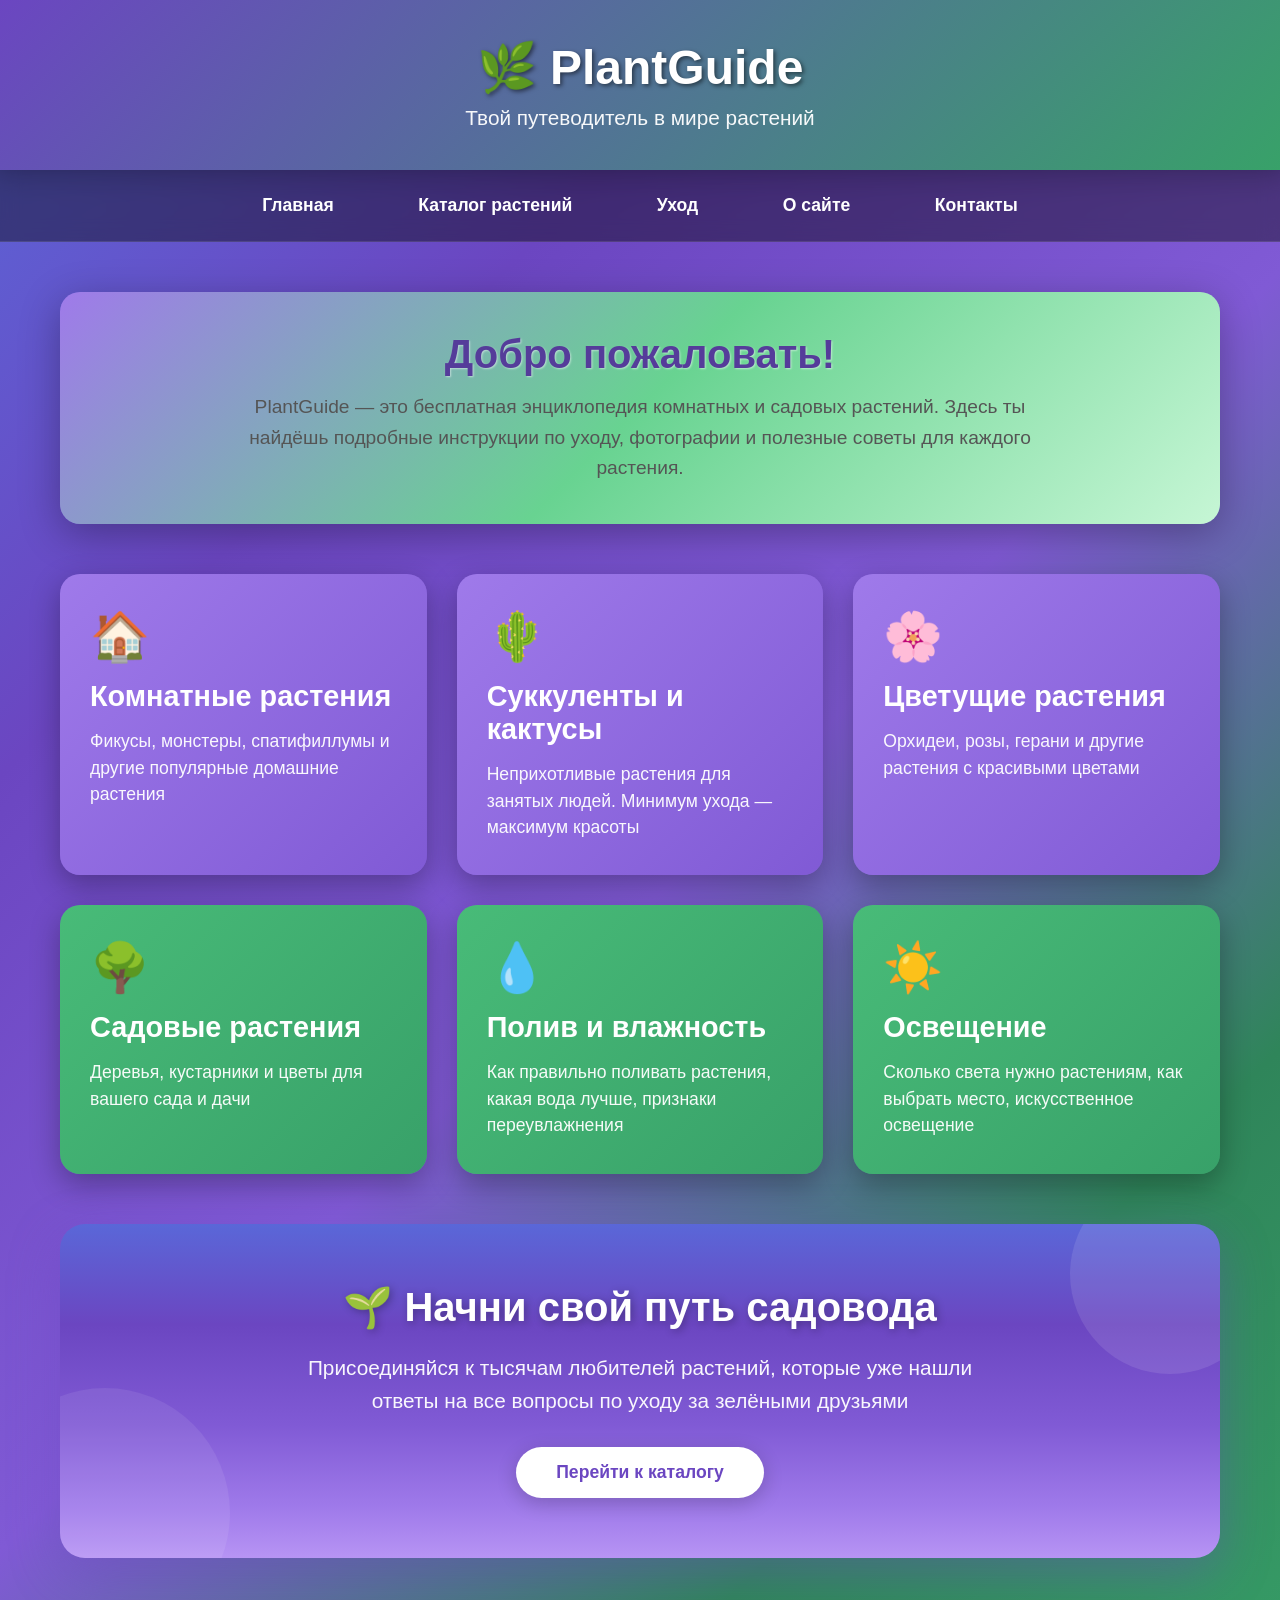
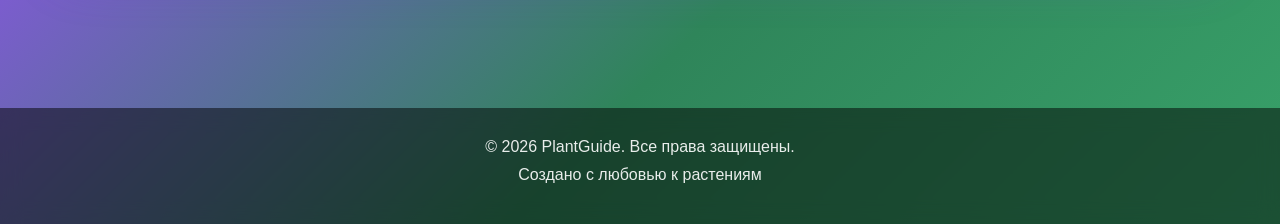
<file: index.html>
<!DOCTYPE html>
<html lang="ru">
<head>
    <link rel="icon" type="image/png" href="image/favicon.png">
    <meta charset="UTF-8">
    <meta name="viewport" content="width=device-width, initial-scale=1.0">
    <title>PlantGuide - Энциклопедия растений</title>
    <style>
        * {
            margin: 0;
            padding: 0;
            box-sizing: border-box;
        }

        body {
            font-family: 'Segoe UI', Tahoma, Geneva, Verdana, sans-serif;
            background: linear-gradient(135deg, #5a67d8 0%, #6b46c1 25%, #805ad5 50%, #2f855a 75%, #38a169 100%);
            min-height: 100vh;
            color: #333;
            position: relative;
            overflow-x: hidden;
        }

        /* Шапка */
        header {
            background: linear-gradient(135deg, #6b46c1 0%, #38a169 100%);
            padding: 40px 20px;
            text-align: center;
            box-shadow: 0 4px 20px rgba(0,0,0,0.3);
            position: relative;
            z-index: 10;
        }

        header h1 {
            color: white;
            font-size: 3em;
            margin-bottom: 10px;
            text-shadow: 2px 2px 4px rgba(0,0,0,0.5);
        }

        header p {
            color: rgba(255, 255, 255, 0.95);
            font-size: 1.3em;
        }

        /* Навигация */
        nav {
            background: rgba(0, 0, 0, 0.4);
            backdrop-filter: blur(10px);
            padding: 15px;
            text-align: center;
            position: sticky;
            top: 0;
            z-index: 100;
            border-bottom: 1px solid rgba(255, 255, 255, 0.1);
        }

        nav a {
            color: white;
            text-decoration: none;
            margin: 0 20px;
            font-weight: 600;
            font-size: 1.1em;
            padding: 10px 20px;
            border-radius: 25px;
            transition: all 0.3s ease;
            display: inline-block;
        }

        nav a:hover {
            background: rgba(255, 255, 255, 0.2);
            transform: translateY(-2px);
        }

        /* Основной контент */
        .container {
            max-width: 1200px;
            margin: 0 auto;
            padding: 50px 20px;
            position: relative;
            z-index: 1;
        }

        /* Приветственный блок */
        .welcome {
            background: linear-gradient(135deg, 
                #9f7aea 0%, 
                #68d391 50%, 
                #c6f6d5 100%);
            padding: 40px 30px;
            border-radius: 20px;
            text-align: center;
            margin-bottom: 50px;
            box-shadow: 0 10px 40px rgba(0,0,0,0.3);
        }

        .welcome h2 {
            color: #553c9a;
            font-size: 2.5em;
            margin-bottom: 15px;
            text-shadow: 1px 1px 2px rgba(255,255,255,0.5);
        }

        .welcome p {
            color: #555;
            font-size: 1.2em;
            line-height: 1.6;
            max-width: 800px;
            margin: 0 auto;
        }

        /* Сетка карточек */
        .cards-grid {
            display: grid;
            grid-template-columns: repeat(auto-fit, minmax(300px, 1fr));
            gap: 30px;
            margin-bottom: 50px;
        }

        /* Карточки */
        .card {
            padding: 35px 30px;
            border-radius: 20px;
            box-shadow: 0 10px 30px rgba(0,0,0,0.3);
            transition: all 0.3s ease;
            cursor: pointer;
            text-decoration: none;
            display: block;
            color: white;
            position: relative;
            z-index: 1;
        }

        .card:hover {
            transform: translateY(-10px);
            box-shadow: 0 15px 40px rgba(0,0,0,0.4);
        }

        .card-purple {
            background: linear-gradient(135deg, #9f7aea 0%, #805ad5 100%);
        }

        .card-green {
            background: linear-gradient(135deg, #48bb78 0%, #38a169 100%);
        }

        .card h3 {
            font-size: 1.8em;
            margin-bottom: 15px;
        }

        .card p {
            font-size: 1.1em;
            opacity: 0.95;
            line-height: 1.5;
        }

        .card-icon {
            font-size: 3em;
            margin-bottom: 15px;
            display: block;
        }

        /* Секция с вертикальным фиолетовым градиентом */
        .purple-gradient-section {
            background: linear-gradient(180deg, #5a67d8 0%, #6b46c1 30%, #805ad5 60%, #9f7aea 85%, #b794f4 100%);
            padding: 60px 40px;
            border-radius: 25px;
            text-align: center;
            margin-bottom: 50px;
            box-shadow: 0 15px 50px rgba(107, 70, 193, 0.4);
            position: relative;
            overflow: hidden;
            z-index: 1;
        }

        .purple-gradient-section::before {
            content: '';
            position: absolute;
            top: -50px;
            right: -50px;
            width: 200px;
            height: 200px;
            background: rgba(255, 255, 255, 0.1);
            border-radius: 50%;
        }

        .purple-gradient-section::after {
            content: '';
            position: absolute;
            bottom: -80px;
            left: -80px;
            width: 250px;
            height: 250px;
            background: rgba(255, 255, 255, 0.08);
            border-radius: 50%;
        }

        .purple-gradient-section h2 {
            color: white;
            font-size: 2.5em;
            margin-bottom: 20px;
            text-shadow: 2px 2px 8px rgba(0,0,0,0.3);
            position: relative;
            z-index: 1;
        }

        .purple-gradient-section p {
            color: rgba(255, 255, 255, 0.95);
            font-size: 1.3em;
            line-height: 1.6;
            max-width: 700px;
            margin: 0 auto 30px;
            position: relative;
            z-index: 1;
        }

        .purple-btn {
            display: inline-block;
            padding: 15px 40px;
            background: white;
            color: #6b46c1;
            text-decoration: none;
            border-radius: 50px;
            font-weight: bold;
            font-size: 1.1em;
            transition: all 0.3s ease;
            box-shadow: 0 5px 20px rgba(0,0,0,0.2);
            position: relative;
            z-index: 1;
        }

        .purple-btn:hover {
            transform: scale(1.05);
            box-shadow: 0 8px 25px rgba(0,0,0,0.3);
        }

        /* Подвал */
        footer {
            background: rgba(0, 0, 0, 0.5);
            backdrop-filter: blur(10px);
            color: white;
            text-align: center;
            padding: 30px 20px;
            margin-top: 50px;
            position: relative;
            z-index: 1;
        }

        footer p {
            opacity: 0.9;
            margin-bottom: 10px;
        }

        /* Адаптивность */
        @media (max-width: 768px) {
            header h1 {
                font-size: 2em;
            }

            nav a {
                display: block;
                margin: 10px 0;
            }

            .container {
                padding: 20px 15px;
            }

            .welcome {
                padding: 30px 20px;
            }

            .welcome h2 {
                font-size: 1.8em;
            }

            .purple-gradient-section {
                padding: 40px 20px;
            }

            .purple-gradient-section h2 {
                font-size: 1.8em;
            }
        }
    </style>
</head>
<body>

    <!-- Шапка -->
    <header>
        <h1>🌿 PlantGuide</h1>
        <p>Твой путеводитель в мире растений</p>
    </header>

    <!-- Навигация -->
    <nav>
        <a href="index.html">Главная</a>
        <a href="plants.html">Каталог растений</a>
        <a href="care.html">Уход</a>
        <a href="about.html">О сайте</a>
        <a href="contacts.html">Контакты</a>
    </nav>

    <!-- Основной контент -->
    <div class="container">

        <!-- Приветственный блок -->
        <div class="welcome">
            <h2>Добро пожаловать!</h2>
            <p>PlantGuide — это бесплатная энциклопедия комнатных и садовых растений. Здесь ты найдёшь подробные инструкции по уходу, фотографии и полезные советы для каждого растения.</p>
        </div>

        <!-- Карточки категорий -->
        <div class="cards-grid">

            <a href="indoor.html" class="card card-purple">
                <span class="card-icon">🏠</span>
                <h3>Комнатные растения</h3>
                <p>Фикусы, монстеры, спатифиллумы и другие популярные домашние растения</p>
            </a>

            <a href="succulents.html" class="card card-purple">
                <span class="card-icon">🌵</span>
                <h3>Суккуленты и кактусы</h3>
                <p>Неприхотливые растения для занятых людей. Минимум ухода — максимум красоты</p>
            </a>

            <a href="flowering.html" class="card card-purple">
                <span class="card-icon">🌸</span>
                <h3>Цветущие растения</h3>
                <p>Орхидеи, розы, герани и другие растения с красивыми цветами</p>
            </a>

            <a href="garden.html" class="card card-green">
                <span class="card-icon">🌳</span>
                <h3>Садовые растения</h3>
                <p>Деревья, кустарники и цветы для вашего сада и дачи</p>
            </a>

            <a href="watering.html" class="card card-green">
                <span class="card-icon">💧</span>
                <h3>Полив и влажность</h3>
                <p>Как правильно поливать растения, какая вода лучше, признаки переувлажнения</p>
            </a>

            <a href="lighting.html" class="card card-green">
                <span class="card-icon">☀️</span>
                <h3>Освещение</h3>
                <p>Сколько света нужно растениям, как выбрать место, искусственное освещение</p>
            </a>

        </div>

        <!-- Секция с вертикальным градиентом -->
        <div class="purple-gradient-section">
            <h2>🌱 Начни свой путь садовода</h2>
            <p>Присоединяйся к тысячам любителей растений, которые уже нашли ответы на все вопросы по уходу за зелёными друзьями</p>
            <a href="indoor.html" class="purple-btn">Перейти к каталогу</a>
        </div>

    </div>

    <!-- Подвал -->
    <footer>
        <p>&copy; 2026 PlantGuide. Все права защищены.</p>
        <p>Создано с любовью к растениям </p>
    </footer>

</body>
</html>
</file>
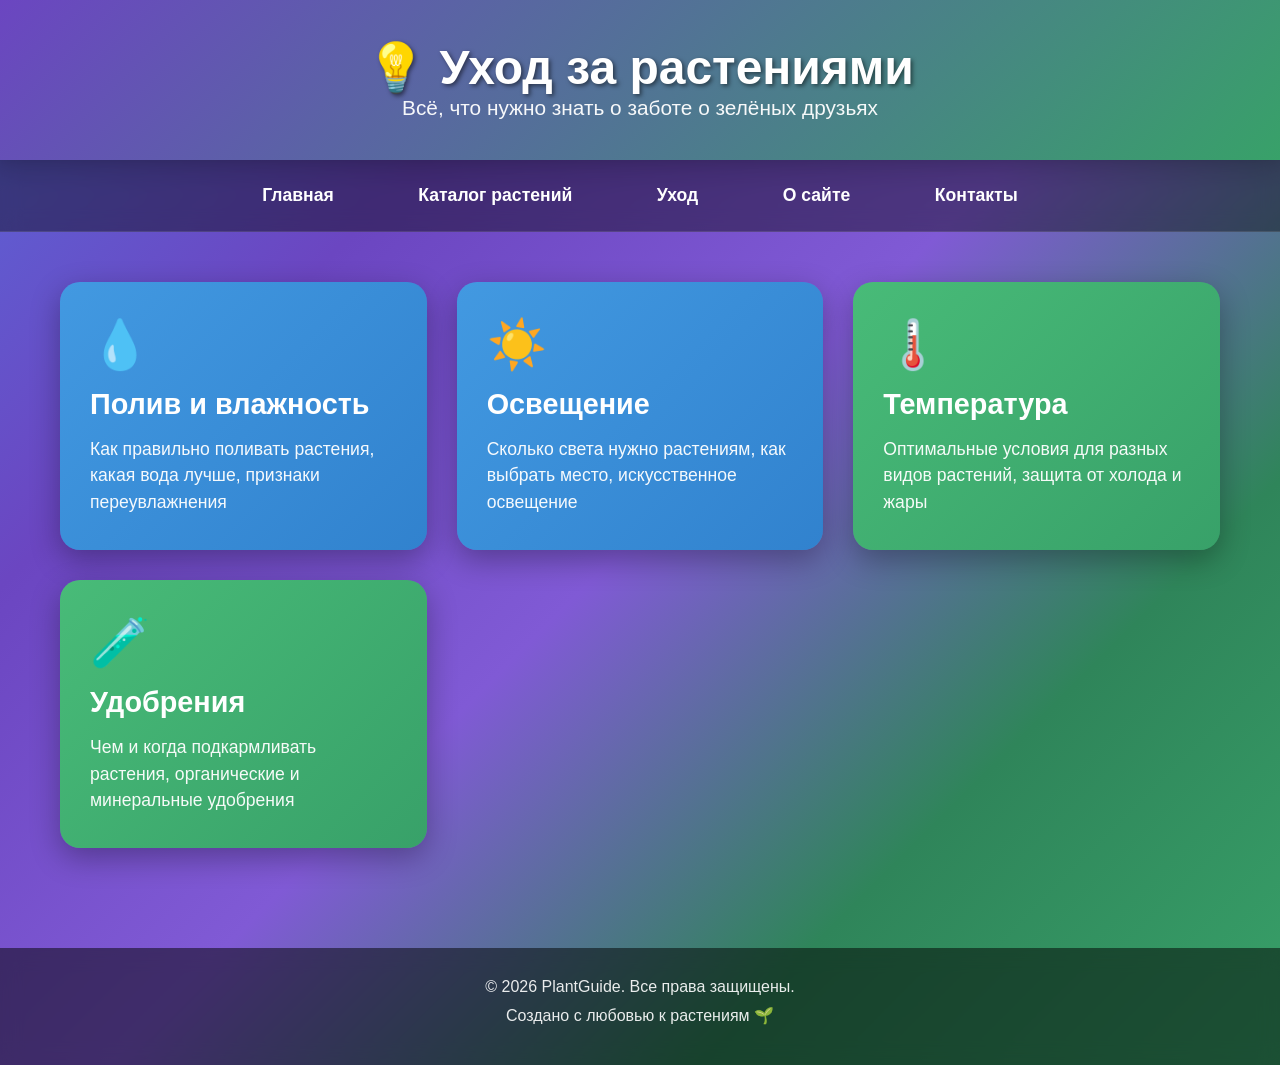
<file: care.html>
<!DOCTYPE html>
<html lang="ru">
<head>
    <link rel="icon" type="image/png" href="image/favicon.png">
    <meta charset="UTF-8">
    <meta name="viewport" content="width=device-width, initial-scale=1.0">
    <title>Уход за растениями - PlantGuide</title>
    <style>
        * { margin: 0; padding: 0; box-sizing: border-box; }
        body {
            font-family: 'Segoe UI', Tahoma, Geneva, Verdana, sans-serif;
            background: linear-gradient(135deg, #5a67d8 0%, #6b46c1 25%, #805ad5 50%, #2f855a 75%, #38a169 100%);
            min-height: 100vh;
            color: #333;
        }
        header {
            background: linear-gradient(135deg, #6b46c1 0%, #38a169 100%);
            padding: 40px 20px;
            text-align: center;
            box-shadow: 0 4px 20px rgba(0,0,0,0.3);
        }
        header h1 { color: white; font-size: 3em; text-shadow: 2px 2px 4px rgba(0,0,0,0.5); }
        header p { color: rgba(255,255,255,0.95); font-size: 1.3em; }
        nav {
            background: rgba(0,0,0,0.4);
            backdrop-filter: blur(10px);
            padding: 15px;
            text-align: center;
            position: sticky;
            top: 0;
            z-index: 100;
            border-bottom: 1px solid rgba(255,255,255,0.1);
        }
        nav a {
            color: white;
            text-decoration: none;
            margin: 0 20px;
            font-weight: 600;
            font-size: 1.1em;
            padding: 10px 20px;
            border-radius: 25px;
            transition: all 0.3s ease;
            display: inline-block;
        }
        nav a:hover { background: rgba(255,255,255,0.2); transform: translateY(-2px); }
        .container { max-width: 1200px; margin: 0 auto; padding: 50px 20px; }
        .cards-grid {
            display: grid;
            grid-template-columns: repeat(auto-fit, minmax(300px, 1fr));
            gap: 30px;
        }
        .card {
            padding: 35px 30px;
            border-radius: 20px;
            box-shadow: 0 10px 30px rgba(0,0,0,0.3);
            transition: all 0.3s ease;
            text-decoration: none;
            display: block;
            color: white;
        }
        .card:hover { transform: translateY(-10px); box-shadow: 0 15px 40px rgba(0,0,0,0.4); }
        .card-blue { background: linear-gradient(135deg, #4299e1 0%, #3182ce 100%); }
        .card-green { background: linear-gradient(135deg, #48bb78 0%, #38a169 100%); }
        .card h3 { font-size: 1.8em; margin-bottom: 15px; }
        .card p { font-size: 1.1em; opacity: 0.95; line-height: 1.5; }
        .card-icon { font-size: 3em; margin-bottom: 15px; display: block; }
        footer {
            background: rgba(0,0,0,0.5);
            backdrop-filter: blur(10px);
            color: white;
            text-align: center;
            padding: 30px 20px;
            margin-top: 50px;
        }
        footer p { opacity: 0.9; margin-bottom: 10px; }
    </style>
</head>
<body>

    <header>
        <h1>💡 Уход за растениями</h1>
        <p>Всё, что нужно знать о заботе о зелёных друзьях</p>
    </header>

    <nav>
        <a href="index.html">Главная</a>
        <a href="plants.html">Каталог растений</a>
        <a href="care.html">Уход</a>
        <a href="about.html">О сайте</a>
        <a href="contacts.html">Контакты</a>
    </nav>

    <div class="container">
        <div class="cards-grid">
            <a href="watering.html" class="card card-blue">
                <span class="card-icon">💧</span>
                <h3>Полив и влажность</h3>
                <p>Как правильно поливать растения, какая вода лучше, признаки переувлажнения</p>
            </a>

            <a href="lighting.html" class="card card-blue">
                <span class="card-icon">☀️</span>
                <h3>Освещение</h3>
                <p>Сколько света нужно растениям, как выбрать место, искусственное освещение</p>
            </a>

            <a href="#" class="card card-green">
                <span class="card-icon">🌡️</span>
                <h3>Температура</h3>
                <p>Оптимальные условия для разных видов растений, защита от холода и жары</p>
            </a>

            <a href="#" class="card card-green">
                <span class="card-icon">🧪</span>
                <h3>Удобрения</h3>
                <p>Чем и когда подкармливать растения, органические и минеральные удобрения</p>
            </a>
        </div>
    </div>

    <footer>
        <p>&copy; 2026 PlantGuide. Все права защищены.</p>
        <p>Создано с любовью к растениям 🌱</p>
    </footer>

</body>
</html>
</file>
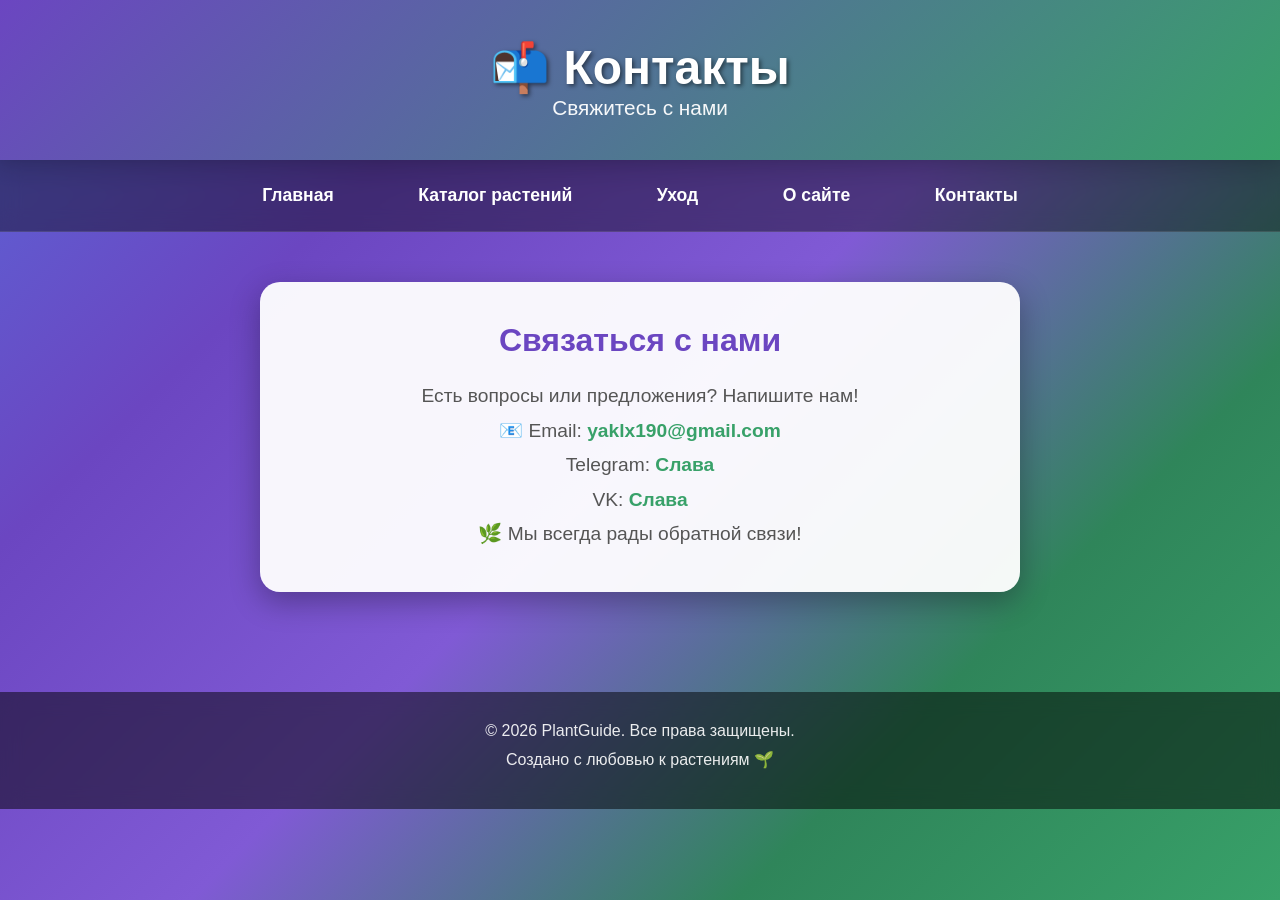
<file: contacts.html>
<!DOCTYPE html>
<html lang="ru">
<head>
    <link rel="icon" type="image/png" href="image/favicon.png">
    <meta charset="UTF-8">
    <meta name="viewport" content="width=device-width, initial-scale=1.0">
    <title>Контакты - PlantGuide</title>
    <style>
        * { margin: 0; padding: 0; box-sizing: border-box; }
        body {
            font-family: 'Segoe UI', Tahoma, Geneva, Verdana, sans-serif;
            background: linear-gradient(135deg, #5a67d8 0%, #6b46c1 25%, #805ad5 50%, #2f855a 75%, #38a169 100%);
            min-height: 100vh;
            color: #333;
        }
        header {
            background: linear-gradient(135deg, #6b46c1 0%, #38a169 100%);
            padding: 40px 20px;
            text-align: center;
            box-shadow: 0 4px 20px rgba(0,0,0,0.3);
        }
        header h1 { color: white; font-size: 3em; text-shadow: 2px 2px 4px rgba(0,0,0,0.5); }
        header p { color: rgba(255,255,255,0.95); font-size: 1.3em; }
        nav {
            background: rgba(0,0,0,0.4);
            backdrop-filter: blur(10px);
            padding: 15px;
            text-align: center;
            position: sticky;
            top: 0;
            z-index: 100;
            border-bottom: 1px solid rgba(255,255,255,0.1);
        }
        nav a {
            color: white;
            text-decoration: none;
            margin: 0 20px;
            font-weight: 600;
            font-size: 1.1em;
            padding: 10px 20px;
            border-radius: 25px;
            transition: all 0.3s ease;
            display: inline-block;
        }
        nav a:hover { background: rgba(255,255,255,0.2); transform: translateY(-2px); }
        .container { max-width: 800px; margin: 0 auto; padding: 50px 20px; }
        .contact-card {
            background: rgba(255,255,255,0.95);
            padding: 40px;
            border-radius: 20px;
            box-shadow: 0 10px 30px rgba(0,0,0,0.3);
            text-align: center;
        }
        .contact-card h2 { color: #6b46c1; margin-bottom: 20px; font-size: 2em; }
        .contact-card p { font-size: 1.2em; line-height: 1.8; color: #555; }
        .contact-card a { color: #38a169; text-decoration: none; font-weight: bold; }
        .contact-card a:hover { text-decoration: underline; }
        footer {
            background: rgba(0,0,0,0.5);
            backdrop-filter: blur(10px);
            color: white;
            text-align: center;
            padding: 30px 20px;
            margin-top: 50px;
        }
        footer p { opacity: 0.9; margin-bottom: 10px; }
    </style>
</head>
<body>

    <header>
        <h1>📬 Контакты</h1>
        <p>Свяжитесь с нами</p>
    </header>

    <nav>
        <a href="index.html">Главная</a>
        <a href="plants.html">Каталог растений</a>
        <a href="care.html">Уход</a>
        <a href="about.html">О сайте</a>
        <a href="contacts.html">Контакты</a>
    </nav>

    <div class="container">
        <div class="contact-card">
            <h2>Связаться с нами</h2>
            <p>Есть вопросы или предложения? Напишите нам!</p>
            <p>📧 Email: <a href="mailto:yaklx190@gmail.com">yaklx190@gmail.com</a></p>
            <P>Telegram: <a href="https://t.me/Yaklx1"> Слава</a></P>
            <p>VK: <a href="https://vk.ru/yaklx1"> Слава</a></p>
            <p>🌿 Мы всегда рады обратной связи!</p>
        </div>
    </div>

    <footer>
        <p>&copy; 2026 PlantGuide. Все права защищены.</p>
        <p>Создано с любовью к растениям 🌱</p>
    </footer>

</body>
</html>
</file>
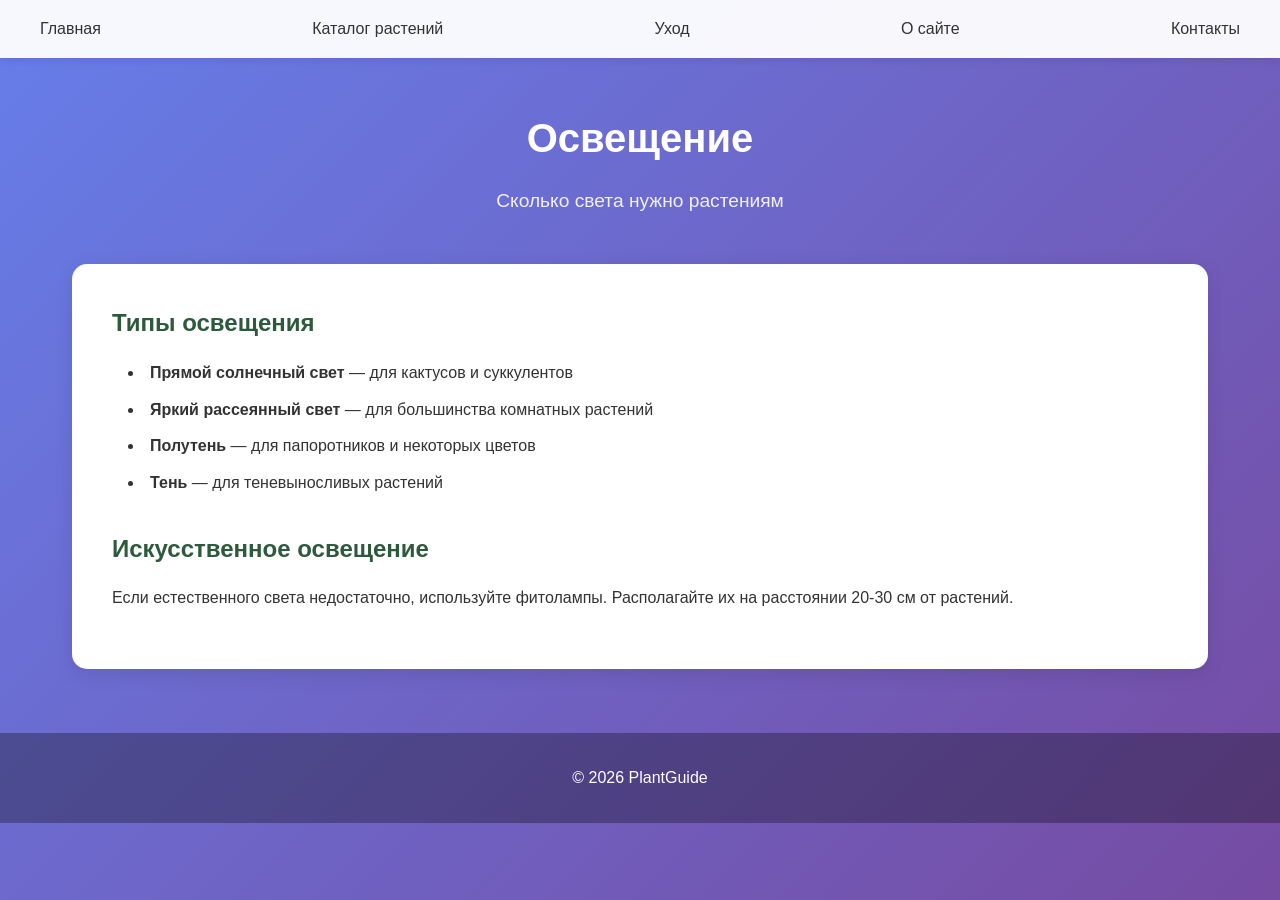
<file: lighting.html>
<!DOCTYPE html>
<html lang="ru">
<head>
  <meta charset="UTF-8">
  <meta name="viewport" content="width=device-width, initial-scale=1.0">
  <link rel="icon" type="image/png" href="image/favicon.png">
  <title>Освещение - PlantGuide</title>
  <link rel="stylesheet" href="css/style.css">
</head>
<body>
  <header>
    <!-- Навигация -->
    <nav>
        <a href="index.html">Главная</a>
        <a href="plants.html">Каталог растений</a>
        <a href="care.html">Уход</a>
        <a href="about.html">О сайте</a>
        <a href="contacts.html">Контакты</a>
    </nav>
  </header>

  <main>
    <h1>Освещение</h1>
    <p class="subtitle">Сколько света нужно растениям</p>

    <div class="content-section">
      <h2>Типы освещения</h2>
      <ul>
        <li><strong>Прямой солнечный свет</strong> — для кактусов и суккулентов</li>
        <li><strong>Яркий рассеянный свет</strong> — для большинства комнатных растений</li>
        <li><strong>Полутень</strong> — для папоротников и некоторых цветов</li>
        <li><strong>Тень</strong> — для теневыносливых растений</li>
      </ul>

      <h2>Искусственное освещение</h2>
      <p>Если естественного света недостаточно, используйте фитолампы. Располагайте их на расстоянии 20-30 см от растений.</p>
    </div>
  </main>

  <footer>
    <p>&copy; 2026 PlantGuide</p>
  </footer>
</body>
</html>
</file>
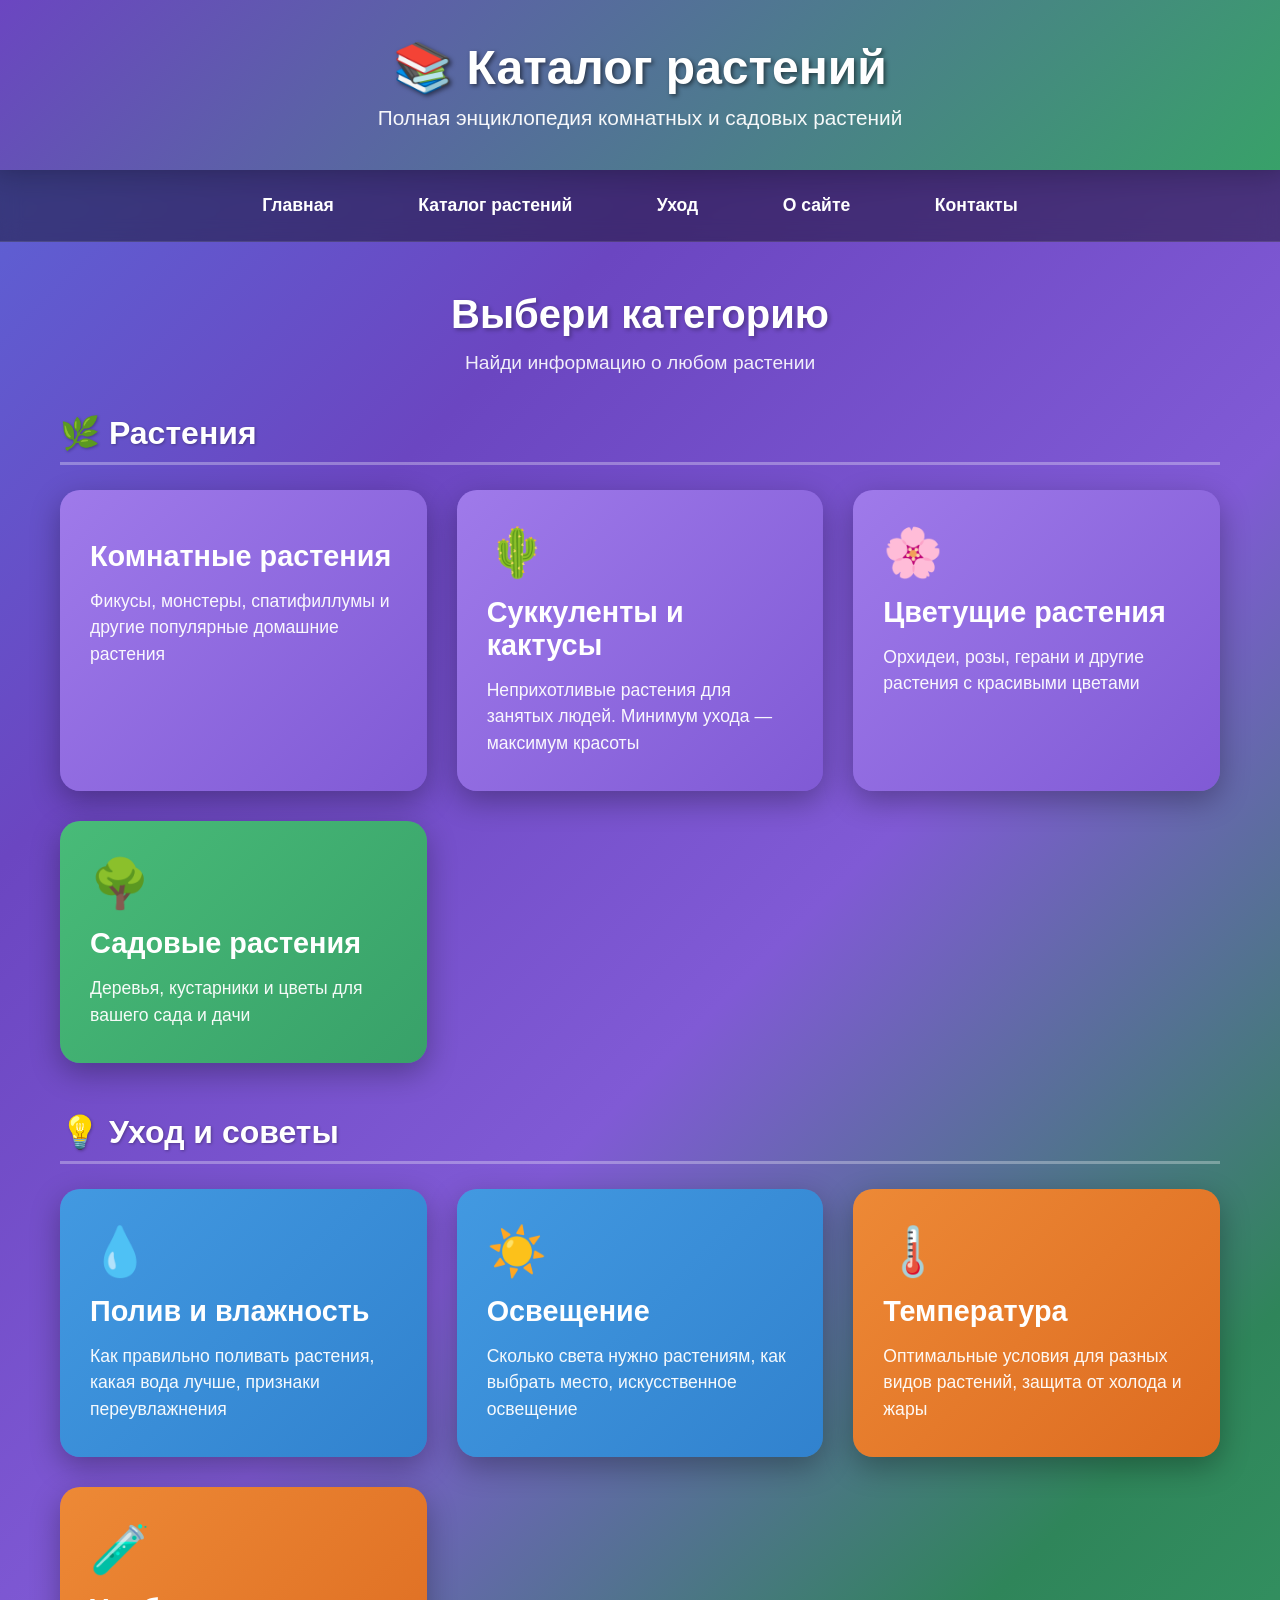
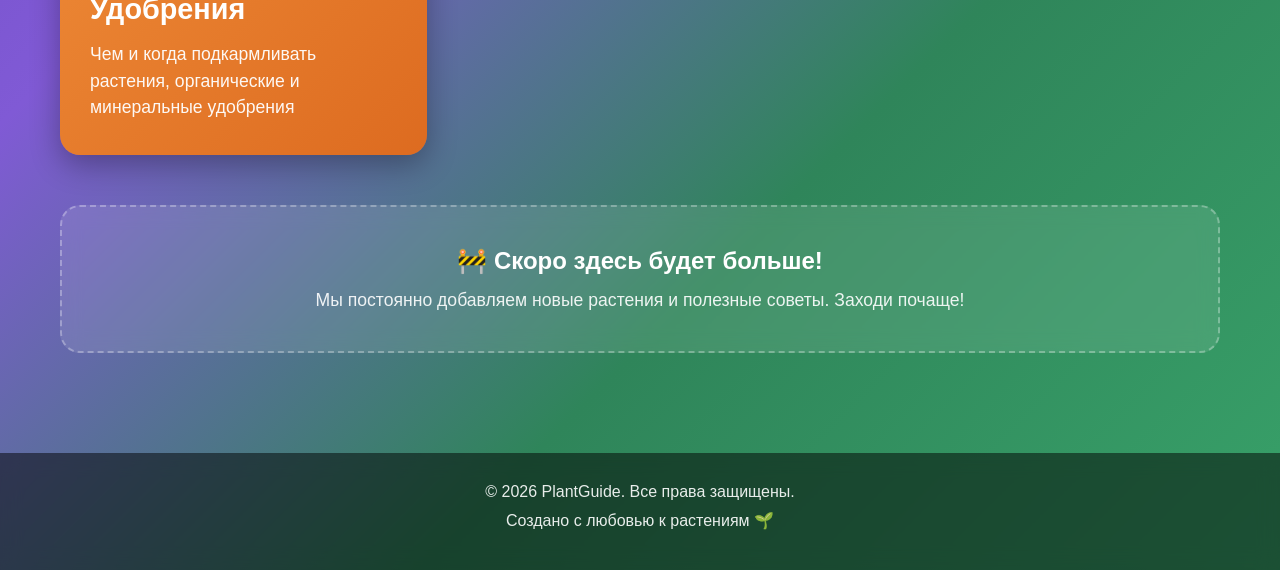
<file: plants.html>
<!DOCTYPE html>
<html lang="ru">
<head>
    <link rel="icon" type="image/png" href="image/favicon.png">
    <meta charset="UTF-8">
    <meta name="viewport" content="width=device-width, initial-scale=1.0">
    <title>Каталог растений - PlantGuide</title>
    <style>
        * {
            margin: 0;
            padding: 0;
            box-sizing: border-box;
        }

        body {
            font-family: 'Segoe UI', Tahoma, Geneva, Verdana, sans-serif;
            background: linear-gradient(135deg, #5a67d8 0%, #6b46c1 25%, #805ad5 50%, #2f855a 75%, #38a169 100%);
            min-height: 100vh;
            color: #333;
            position: relative;
            overflow-x: hidden;
        }

        /* Шапка */
        header {
            background: linear-gradient(135deg, #6b46c1 0%, #38a169 100%);
            padding: 40px 20px;
            text-align: center;
            box-shadow: 0 4px 20px rgba(0,0,0,0.3);
            position: relative;
            z-index: 10;
        }

        header h1 {
            color: white;
            font-size: 3em;
            margin-bottom: 10px;
            text-shadow: 2px 2px 4px rgba(0,0,0,0.5);
        }

        header p {
            color: rgba(255, 255, 255, 0.95);
            font-size: 1.3em;
        }

        /* Навигация */
        nav {
            background: rgba(0, 0, 0, 0.4);
            backdrop-filter: blur(10px);
            padding: 15px;
            text-align: center;
            position: sticky;
            top: 0;
            z-index: 100;
            border-bottom: 1px solid rgba(255, 255, 255, 0.1);
        }

        nav a {
            color: white;
            text-decoration: none;
            margin: 0 20px;
            font-weight: 600;
            font-size: 1.1em;
            padding: 10px 20px;
            border-radius: 25px;
            transition: all 0.3s ease;
            display: inline-block;
        }

        nav a:hover {
            background: rgba(255, 255, 255, 0.2);
            transform: translateY(-2px);
        }

        /* Основной контент */
        .container {
            max-width: 1200px;
            margin: 0 auto;
            padding: 50px 20px;
            position: relative;
            z-index: 1;
        }

        /* Заголовок страницы */
        .page-title {
            text-align: center;
            margin-bottom: 40px;
        }

        .page-title h2 {
            color: white;
            font-size: 2.5em;
            margin-bottom: 15px;
            text-shadow: 2px 2px 4px rgba(0,0,0,0.3);
        }

        .page-title p {
            color: rgba(255, 255, 255, 0.9);
            font-size: 1.2em;
        }

        /* Секции каталога */
        .catalog-section {
            margin-bottom: 50px;
        }

        .section-title {
            color: white;
            font-size: 2em;
            margin-bottom: 25px;
            text-shadow: 1px 1px 3px rgba(0,0,0,0.3);
            border-bottom: 3px solid rgba(255,255,255,0.3);
            padding-bottom: 10px;
        }

        /* Сетка карточек */
        .cards-grid {
            display: grid;
            grid-template-columns: repeat(auto-fit, minmax(300px, 1fr));
            gap: 30px;
        }

        /* Карточки */
        .card {
            padding: 35px 30px;
            border-radius: 20px;
            box-shadow: 0 10px 30px rgba(0,0,0,0.3);
            transition: all 0.3s ease;
            cursor: pointer;
            text-decoration: none;
            display: block;
            color: white;
            position: relative;
            z-index: 1;
        }

        .card:hover {
            transform: translateY(-10px);
            box-shadow: 0 15px 40px rgba(0,0,0,0.4);
        }

        .card-purple {
            background: linear-gradient(135deg, #9f7aea 0%, #805ad5 100%);
        }

        .card-green {
            background: linear-gradient(135deg, #48bb78 0%, #38a169 100%);
        }

        .card-blue {
            background: linear-gradient(135deg, #4299e1 0%, #3182ce 100%);
        }

        .card-orange {
            background: linear-gradient(135deg, #ed8936 0%, #dd6b20 100%);
        }

        .card h3 {
            font-size: 1.8em;
            margin-bottom: 15px;
        }

        .card p {
            font-size: 1.1em;
            opacity: 0.95;
            line-height: 1.5;
        }

        .card-icon {
            font-size: 3em;
            margin-bottom: 15px;
            display: block;
        }

        /* Заглушка для будущего контента */
        .coming-soon {
            background: rgba(255,255,255,0.1);
            backdrop-filter: blur(10px);
            padding: 40px;
            border-radius: 20px;
            text-align: center;
            color: white;
            border: 2px dashed rgba(255,255,255,0.3);
        }

        .coming-soon h3 {
            font-size: 1.5em;
            margin-bottom: 15px;
        }

        .coming-soon p {
            font-size: 1.1em;
            opacity: 0.9;
        }

        /* Подвал */
        footer {
            background: rgba(0, 0, 0, 0.5);
            backdrop-filter: blur(10px);
            color: white;
            text-align: center;
            padding: 30px 20px;
            margin-top: 50px;
            position: relative;
            z-index: 1;
        }

        footer p {
            opacity: 0.9;
            margin-bottom: 10px;
        }

        /* Адаптивность */
        @media (max-width: 768px) {
            header h1 {
                font-size: 2em;
            }

            nav a {
                display: block;
                margin: 10px 0;
            }

            .container {
                padding: 20px 15px;
            }

            .page-title h2 {
                font-size: 1.8em;
            }

            .section-title {
                font-size: 1.5em;
            }
        }
    </style>
</head>
<body>

    <!-- Шапка -->
    <header>
        <h1>📚 Каталог растений</h1>
        <p>Полная энциклопедия комнатных и садовых растений</p>
    </header>

    <!-- Навигация -->
        <nav>
            <a href="index.html">Главная</a>
            <a href="plants.html">Каталог растений</a>
            <a href="care.html">Уход</a>
            <a href="about.html">О сайте</a>
            <a href="contacts.html">Контакты</a>
        </nav>

    <!-- Основной контент -->
    <div class="container">

        <!-- Заголовок -->
        <div class="page-title">
            <h2>Выбери категорию</h2>
            <p>Найди информацию о любом растении</p>
        </div>

        <!-- Растения по категориям -->
        <div class="catalog-section">
            <h2 class="section-title">🌿 Растения</h2>
            <div class="cards-grid">

                <a href="indoor.html" class="card card-purple">
                    <span class="card-icon"></span>
                    <h3>Комнатные растения</h3>
                    <p>Фикусы, монстеры, спатифиллумы и другие популярные домашние растения</p>
                </a>

                <a href="succulents.html" class="card card-purple">
                    <span class="card-icon">🌵</span>
                    <h3>Суккуленты и кактусы</h3>
                    <p>Неприхотливые растения для занятых людей. Минимум ухода — максимум красоты</p>
                </a>

                <a href="flowering.html" class="card card-purple">
                    <span class="card-icon">🌸</span>
                    <h3>Цветущие растения</h3>
                    <p>Орхидеи, розы, герани и другие растения с красивыми цветами</p>
                </a>

                <a href="garden.html" class="card card-green">
                    <span class="card-icon">🌳</span>
                    <h3>Садовые растения</h3>
                    <p>Деревья, кустарники и цветы для вашего сада и дачи</p>
                </a>

            </div>
        </div>

        <!-- Уход за растениями -->
        <div class="catalog-section">
            <h2 class="section-title">💡 Уход и советы</h2>
            <div class="cards-grid">

                <a href="watering.html" class="card card-blue">
                    <span class="card-icon">💧</span>
                    <h3>Полив и влажность</h3>
                    <p>Как правильно поливать растения, какая вода лучше, признаки переувлажнения</p>
                </a>

                <a href="lighting.html" class="card card-blue">
                    <span class="card-icon">☀️</span>
                    <h3>Освещение</h3>
                    <p>Сколько света нужно растениям, как выбрать место, искусственное освещение</p>
                </a>

                <a href="#" class="card card-orange">
                    <span class="card-icon">🌡️</span>
                    <h3>Температура</h3>
                    <p>Оптимальные условия для разных видов растений, защита от холода и жары</p>
                </a>

                <a href="#" class="card card-orange">
                    <span class="card-icon">🧪</span>
                    <h3>Удобрения</h3>
                    <p>Чем и когда подкармливать растения, органические и минеральные удобрения</p>
                </a>

            </div>
        </div>

        <!-- Заглушка для будущего контента -->
        <div class="coming-soon">
            <h3>🚧 Скоро здесь будет больше!</h3>
            <p>Мы постоянно добавляем новые растения и полезные советы. Заходи почаще!</p>
        </div>

    </div>

    <!-- Подвал -->
    <footer>
        <p>&copy; 2026 PlantGuide. Все права защищены.</p>
        <p>Создано с любовью к растениям 🌱</p>
    </footer>

</body>
</html>
</file>
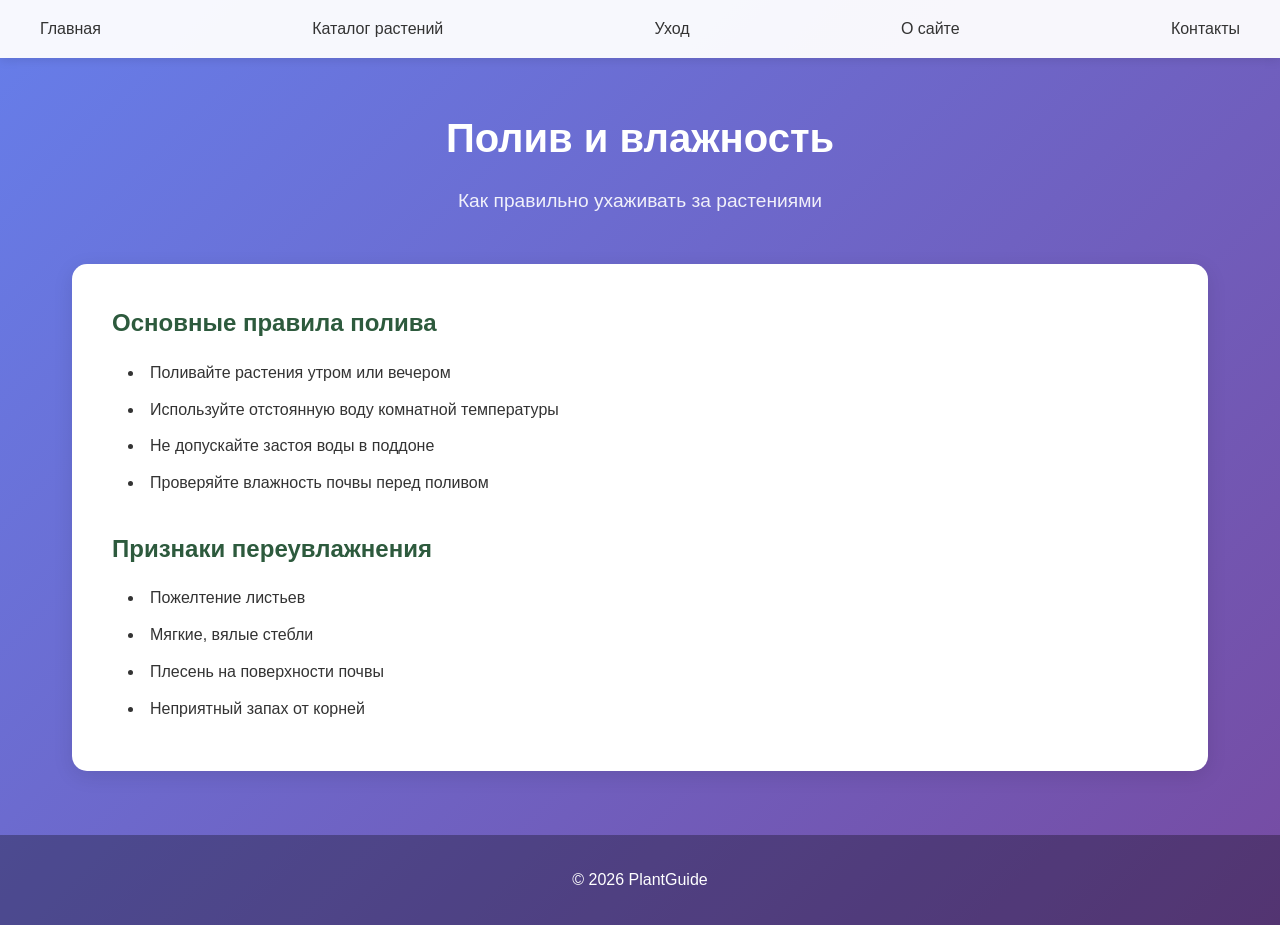
<file: watering.html>
<!DOCTYPE html>
<html lang="ru">
<head>
  <meta charset="UTF-8">
  <meta name="viewport" content="width=device-width, initial-scale=1.0">
  <link rel="icon" type="image/png" href="image/favicon.png">
  <title>Полив и влажность - PlantGuide</title>
  <link rel="stylesheet" href="css/style.css">
</head>
<body>
  <header>
    <!-- Навигация -->
    <nav>
        <a href="index.html">Главная</a>
        <a href="plants.html">Каталог растений</a>
        <a href="care.html">Уход</a>
        <a href="about.html">О сайте</a>
        <a href="contacts.html">Контакты</a>
    </nav>
  </header>

  <main>
    <h1>Полив и влажность</h1>
    <p class="subtitle">Как правильно ухаживать за растениями</p>

    <div class="content-section">
      <h2>Основные правила полива</h2>
      <ul>
        <li>Поливайте растения утром или вечером</li>
        <li>Используйте отстоянную воду комнатной температуры</li>
        <li>Не допускайте застоя воды в поддоне</li>
        <li>Проверяйте влажность почвы перед поливом</li>
      </ul>

      <h2>Признаки переувлажнения</h2>
      <ul>
        <li>Пожелтение листьев</li>
        <li>Мягкие, вялые стебли</li>
        <li>Плесень на поверхности почвы</li>
        <li>Неприятный запах от корней</li>
      </ul>
    </div>
  </main>

  <footer>
    <p>&copy; 2026 PlantGuide</p>
  </footer>
</body>
</html>
</file>
<file: css/style.css>
/* ===== ОБЩИЕ СТИЛИ ===== */
* {
  margin: 0;
  padding: 0;
  box-sizing: border-box;
}

body {
  font-family: 'Segoe UI', Tahoma, Geneva, Verdana, sans-serif;
  line-height: 1.6;
  color: #333;
  background: linear-gradient(135deg, #667eea 0%, #764ba2 100%);
  min-height: 100vh;
}

/* ===== ШАПКА ===== */
header {
  background: rgba(255, 255, 255, 0.95);
  padding: 1rem 2rem;
  box-shadow: 0 2px 10px rgba(0,0,0,0.1);
}

nav {
  display: flex;
  justify-content: space-between;
  align-items: center;
  max-width: 1200px;
  margin: 0 auto;
}

.logo {
  font-size: 1.5rem;
  font-weight: bold;
  color: #2d5a3d;
  text-decoration: none;
}

nav ul {
  display: flex;
  list-style: none;
  gap: 2rem;
}

nav a {
  text-decoration: none;
  color: #333;
  font-weight: 500;
  transition: color 0.3s;
}

nav a:hover {
  color: #2d5a3d;
}

/* ===== ГЛАВНАЯ СТРАНИЦА ===== */
main {
  max-width: 1200px;
  margin: 3rem auto;
  padding: 0 2rem;
}

h1 {
  color: white;
  text-align: center;
  font-size: 2.5rem;
  margin-bottom: 1rem;
}

.subtitle {
  color: rgba(255,255,255,0.9);
  text-align: center;
  font-size: 1.2rem;
  margin-bottom: 3rem;
}

/* ===== КАРТОЧКИ КАТЕГОРИЙ (главная) ===== */
.categories-grid {
  display: grid;
  grid-template-columns: repeat(auto-fit, minmax(300px, 1fr));
  gap: 2rem;
  margin: 3rem 0;
}

.card {
  background: white;
  border-radius: 15px;
  padding: 2rem;
  text-align: center;
  box-shadow: 0 5px 20px rgba(0,0,0,0.1);
  transition: transform 0.3s, box-shadow 0.3s;
}

.card:hover {
  transform: translateY(-10px);
  box-shadow: 0 15px 30px rgba(0,0,0,0.2);
}

.card-icon {
  font-size: 3rem;
  margin-bottom: 1rem;
}

.card h2 {
  color: #2d5a3d;
  margin-bottom: 1rem;
}

.card p {
  color: #666;
  line-height: 1.6;
}

.card-link {
  text-decoration: none;
  color: inherit;
  display: block;
}

.card-link:hover .card {
  transform: translateY(-10px);
  box-shadow: 0 15px 30px rgba(0,0,0,0.2);
}

/* ===== СТРАНИЦЫ КАТЕГОРИЙ ===== */
.plants-grid {
  display: grid;
  grid-template-columns: repeat(auto-fit, minmax(280px, 1fr));
  gap: 2rem;
  margin: 3rem 0;
}

.plant-card {
  background: white;
  border-radius: 15px;
  padding: 1.5rem;
  text-align: center;
  box-shadow: 0 5px 15px rgba(0,0,0,0.1);
  transition: transform 0.3s;
}

.plant-card:hover {
  transform: translateY(-5px);
}

.plant-card img {
  width: 100%;
  height: 200px;
  object-fit: cover;
  border-radius: 10px;
  margin-bottom: 1rem;
  background: #f0f0f0;
}

.plant-card h3 {
  color: #2d5a3d;
  margin-bottom: 0.5rem;
}

.plant-card p {
  color: #666;
  font-size: 0.95rem;
}

/* ===== СТРАНИЦЫ С КОНТЕНТОМ (Полив, Освещение) ===== */
.content-section {
  background: white;
  padding: 2.5rem;
  border-radius: 15px;
  margin: 2rem 0;
  box-shadow: 0 5px 20px rgba(0,0,0,0.1);
}

.content-section h2 {
  color: #2d5a3d;
  margin-top: 2rem;
  margin-bottom: 1rem;
  font-size: 1.5rem;
}

.content-section h2:first-child {
  margin-top: 0;
}

.content-section ul {
  list-style-position: inside;
  line-height: 1.8;
  margin-left: 1rem;
}

.content-section li {
  margin-bottom: 0.5rem;
}

.content-section p {
  line-height: 1.8;
  margin-bottom: 1rem;
}

/* ===== ПОДВАЛ ===== */
footer {
  background: rgba(0,0,0,0.3);
  color: white;
  text-align: center;
  padding: 2rem;
  margin-top: 4rem;
}

/* ===== АДАПТИВНОСТЬ ===== */
@media (max-width: 768px) {
  h1 {
    font-size: 2rem;
  }
  
  .categories-grid,
  .plants-grid {
    grid-template-columns: 1fr;
  }
  
  nav ul {
    gap: 1rem;
  }
  
  .content-section {
    padding: 1.5rem;
  }
}
</file>
